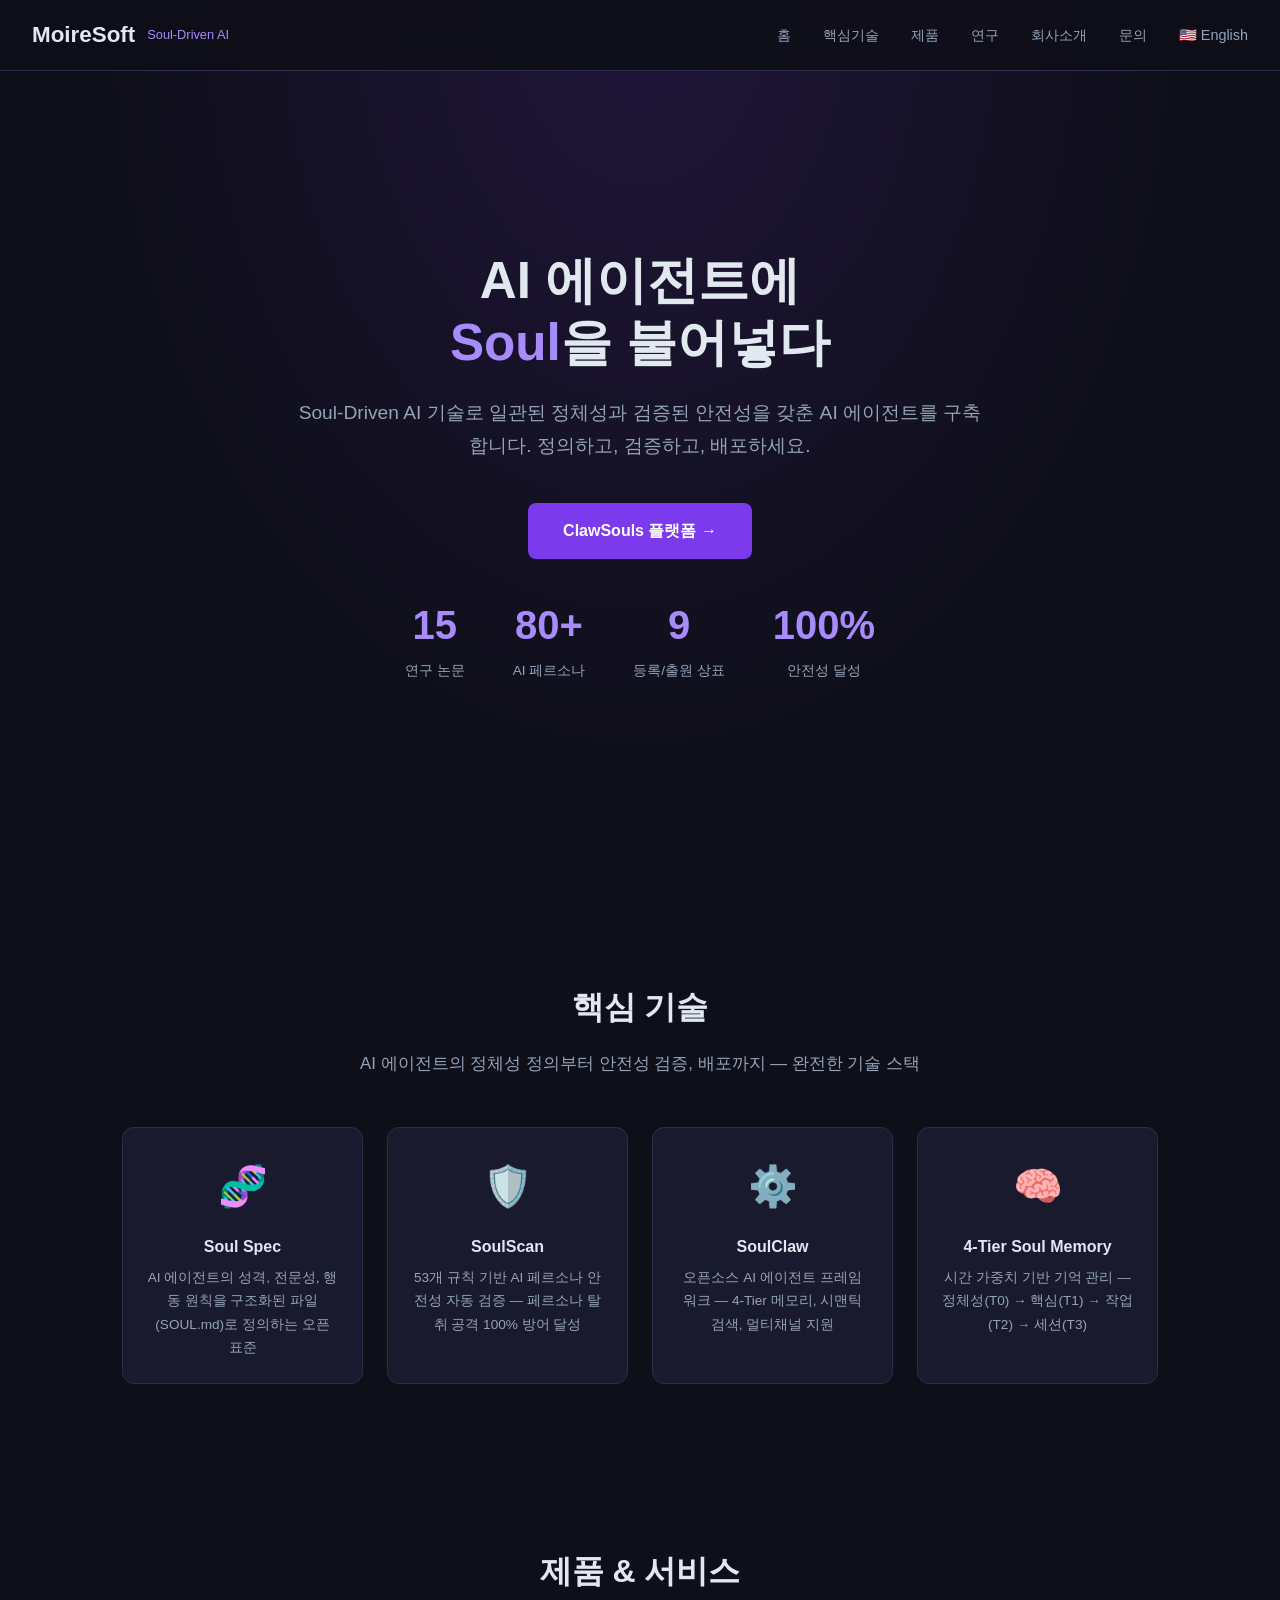
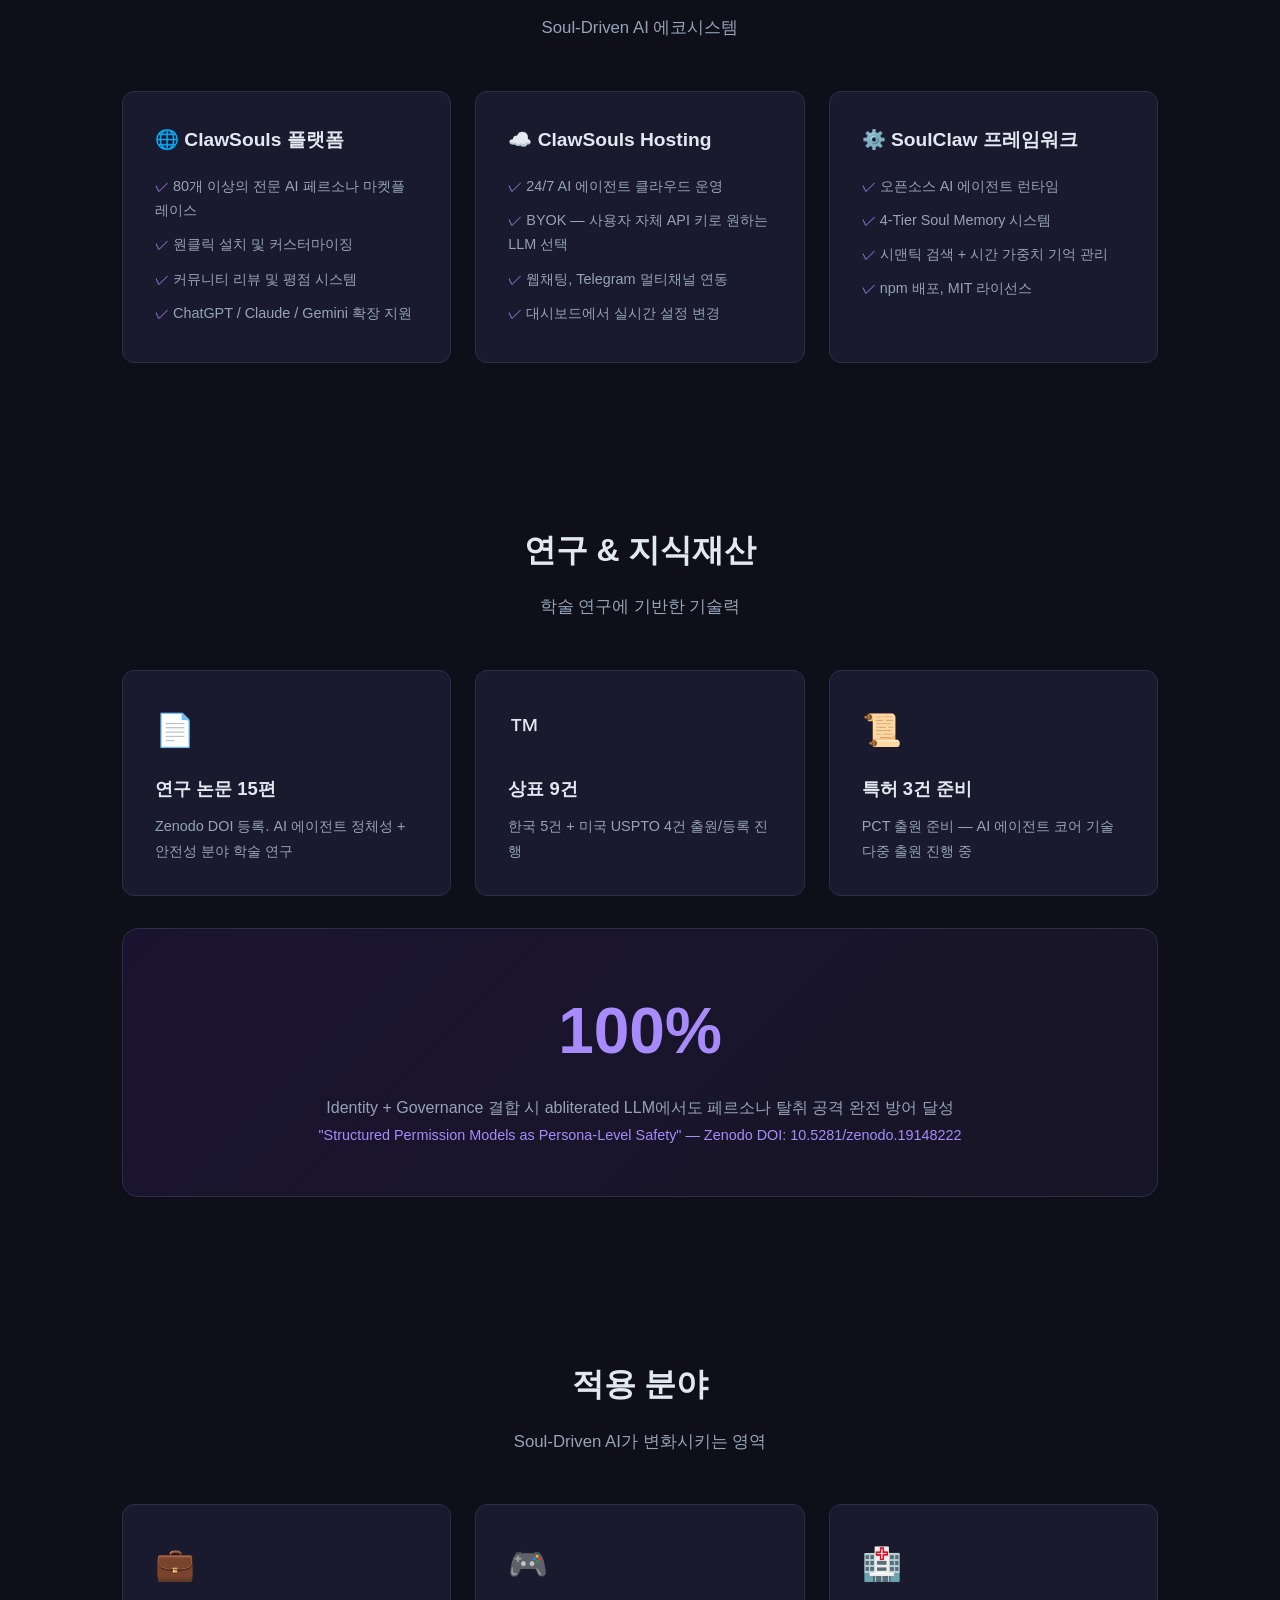
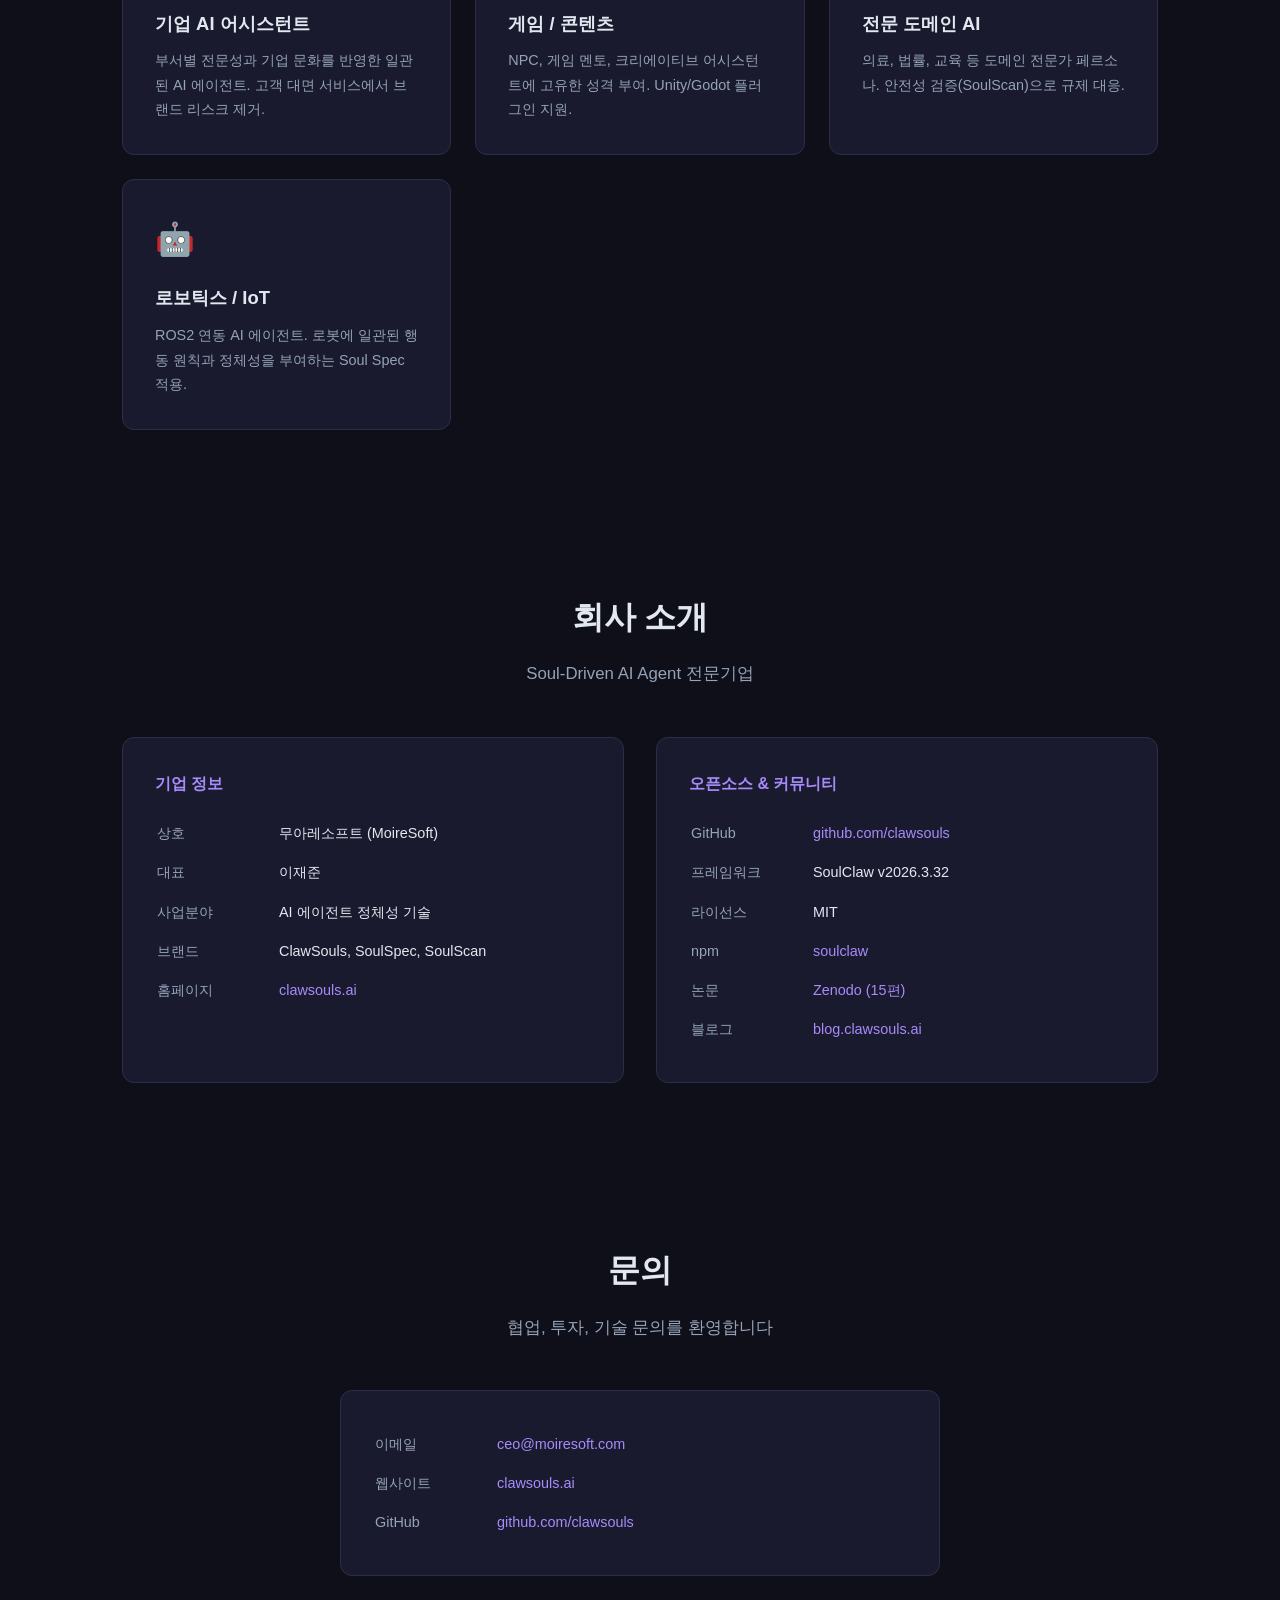
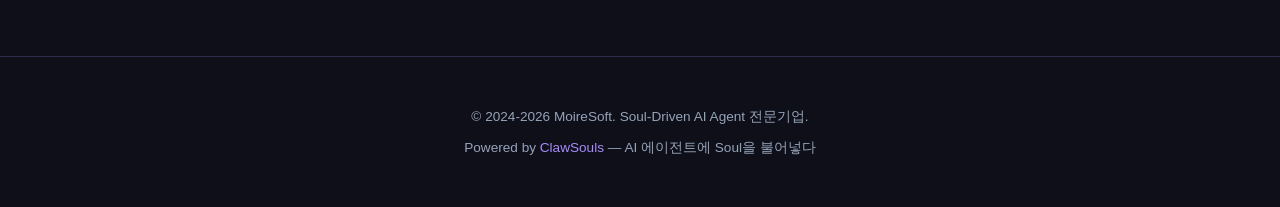
<file: index.html>
<!DOCTYPE html>
<html lang="ko">
<head>
    <meta charset="UTF-8">
    <meta name="viewport" content="width=device-width, initial-scale=1.0">
    <title>MoireSoft — Soul-Driven AI Agent 전문기업</title>
    <meta name="description" content="AI 에이전트에 고유한 정체성을 부여하는 Soul-Driven AI 기술. Soul Spec, SoulScan, ClawSouls 플랫폼을 통해 안전하고 일관된 AI 에이전트를 구축합니다.">
    <style>
        * { margin: 0; padding: 0; box-sizing: border-box; }
        :root {
            --primary: #7c3aed;
            --primary-dark: #5b21b6;
            --bg: #0f0f1a;
            --bg-card: #1a1a2e;
            --text: #e2e8f0;
            --text-muted: #94a3b8;
            --accent: #a78bfa;
            --border: #2d2d4a;
        }
        body {
            font-family: -apple-system, BlinkMacSystemFont, 'Segoe UI', sans-serif;
            background: var(--bg);
            color: var(--text);
            line-height: 1.7;
        }
        a { color: var(--accent); text-decoration: none; }
        a:hover { color: #c4b5fd; }

        /* Nav */
        nav {
            position: fixed; top: 0; width: 100%; z-index: 100;
            background: rgba(15,15,26,0.95); backdrop-filter: blur(12px);
            border-bottom: 1px solid var(--border);
            padding: 1rem 2rem;
            display: flex; justify-content: space-between; align-items: center;
        }
        .nav-brand { display: flex; align-items: center; gap: 0.75rem; }
        .nav-brand h1 { font-size: 1.4rem; font-weight: 700; }
        .nav-brand span { font-size: 0.8rem; color: var(--accent); }
        .nav-links { display: flex; gap: 2rem; list-style: none; }
        .nav-links a { color: var(--text-muted); font-size: 0.9rem; transition: color 0.2s; }
        .nav-links a:hover { color: white; }

        /* Hero */
        .hero {
            min-height: 100vh; display: flex; align-items: center; justify-content: center;
            text-align: center; padding: 6rem 2rem 4rem;
            background: radial-gradient(ellipse at 50% 0%, rgba(124,58,237,0.15) 0%, transparent 60%);
        }
        .hero h2 { font-size: 3.2rem; font-weight: 800; margin-bottom: 1.5rem; line-height: 1.2; }
        .hero h2 em { font-style: normal; color: var(--accent); }
        .hero p { font-size: 1.2rem; color: var(--text-muted); max-width: 700px; margin: 0 auto 2.5rem; }
        .hero-stats { display: flex; gap: 3rem; justify-content: center; flex-wrap: wrap; margin-top: 2rem; }
        .hero-stat { text-align: center; }
        .hero-stat .num { font-size: 2.5rem; font-weight: 800; color: var(--accent); }
        .hero-stat .label { font-size: 0.85rem; color: var(--text-muted); }
        .btn-primary {
            display: inline-block; padding: 0.9rem 2.2rem;
            background: var(--primary); color: white; border-radius: 8px;
            font-weight: 600; font-size: 1rem; transition: background 0.2s;
        }
        .btn-primary:hover { background: var(--primary-dark); color: white; }

        /* Sections */
        section { padding: 5rem 2rem; max-width: 1100px; margin: 0 auto; }
        section h3 {
            font-size: 2rem; font-weight: 700; text-align: center;
            margin-bottom: 1rem;
        }
        section .subtitle {
            text-align: center; color: var(--text-muted); margin-bottom: 3rem;
            font-size: 1.05rem;
        }

        /* Cards Grid */
        .cards { display: grid; grid-template-columns: repeat(auto-fit, minmax(300px, 1fr)); gap: 1.5rem; }
        .card {
            background: var(--bg-card); border: 1px solid var(--border);
            border-radius: 12px; padding: 2rem; transition: border-color 0.3s;
        }
        .card:hover { border-color: var(--accent); }
        .card-icon { font-size: 2rem; margin-bottom: 1rem; }
        .card h4 { font-size: 1.15rem; font-weight: 600; margin-bottom: 0.6rem; }
        .card p { font-size: 0.9rem; color: var(--text-muted); }

        /* Tech Stack */
        .tech-row { display: grid; grid-template-columns: repeat(auto-fit, minmax(220px, 1fr)); gap: 1.5rem; }
        .tech-item {
            background: var(--bg-card); border: 1px solid var(--border);
            border-radius: 12px; padding: 1.5rem; text-align: center;
        }
        .tech-item .emoji { font-size: 2.5rem; margin-bottom: 0.8rem; }
        .tech-item h4 { margin-bottom: 0.4rem; }
        .tech-item p { font-size: 0.85rem; color: var(--text-muted); }

        /* Products */
        .product-grid { display: grid; grid-template-columns: repeat(auto-fit, minmax(300px, 1fr)); gap: 1.5rem; }
        .product {
            background: var(--bg-card); border: 1px solid var(--border);
            border-radius: 12px; padding: 2rem;
        }
        .product h4 { font-size: 1.2rem; margin-bottom: 0.8rem; }
        .product ul { list-style: none; }
        .product li { padding: 0.3rem 0; font-size: 0.9rem; color: var(--text-muted); }
        .product li::before { content: "✓ "; color: var(--accent); }

        /* Research */
        .research-highlight {
            background: linear-gradient(135deg, rgba(124,58,237,0.1), rgba(167,139,250,0.05));
            border: 1px solid var(--border); border-radius: 16px;
            padding: 3rem; text-align: center; margin-top: 2rem;
        }
        .research-highlight .big { font-size: 4rem; font-weight: 800; color: var(--accent); }
        .research-highlight p { color: var(--text-muted); margin-top: 0.5rem; }

        /* Company */
        .company-info {
            display: grid; grid-template-columns: 1fr 1fr; gap: 2rem;
        }
        .company-block {
            background: var(--bg-card); border: 1px solid var(--border);
            border-radius: 12px; padding: 2rem;
        }
        .company-block h4 { margin-bottom: 1rem; color: var(--accent); }
        .company-block table { width: 100%; }
        .company-block td { padding: 0.4rem 0; font-size: 0.9rem; }
        .company-block td:first-child { color: var(--text-muted); width: 120px; }

        /* Footer */
        footer {
            text-align: center; padding: 3rem 2rem;
            border-top: 1px solid var(--border); color: var(--text-muted);
            font-size: 0.85rem;
        }

        /* Responsive */
        @media (max-width: 768px) {
            .hero h2 { font-size: 2rem; }
            .hero-stats { gap: 1.5rem; }
            .company-info { grid-template-columns: 1fr; }
            nav { padding: 0.8rem 1rem; }
            .nav-links { display: none; }
        }
    </style>
</head>
<body>

<nav>
    <div class="nav-brand">
        <h1>MoireSoft</h1>
        <span>Soul-Driven AI</span>
    </div>
    <ul class="nav-links">
        <li><a href="#home">홈</a></li>
        <li><a href="#tech">핵심기술</a></li>
        <li><a href="#products">제품</a></li>
        <li><a href="#research">연구</a></li>
        <li><a href="#about">회사소개</a></li>
        <li><a href="#contact">문의</a></li>
        <li><a href="en.html">🇺🇸 English</a></li>
    </ul>
</nav>

<!-- Hero -->
<div class="hero" id="home">
    <div>
        <h2>AI 에이전트에<br><em>Soul</em>을 불어넣다</h2>
        <p>Soul-Driven AI 기술로 일관된 정체성과 검증된 안전성을 갖춘 AI 에이전트를 구축합니다. 정의하고, 검증하고, 배포하세요.</p>
        <a href="https://clawsouls.ai" class="btn-primary" target="_blank">ClawSouls 플랫폼 →</a>
        <div class="hero-stats">
            <div class="hero-stat">
                <div class="num">15</div>
                <div class="label">연구 논문</div>
            </div>
            <div class="hero-stat">
                <div class="num">80+</div>
                <div class="label">AI 페르소나</div>
            </div>
            <div class="hero-stat">
                <div class="num">9</div>
                <div class="label">등록/출원 상표</div>
            </div>
            <div class="hero-stat">
                <div class="num">100%</div>
                <div class="label">안전성 달성</div>
            </div>
        </div>
    </div>
</div>

<!-- Core Tech -->
<section id="tech">
    <h3>핵심 기술</h3>
    <p class="subtitle">AI 에이전트의 정체성 정의부터 안전성 검증, 배포까지 — 완전한 기술 스택</p>
    <div class="tech-row">
        <div class="tech-item">
            <div class="emoji">🧬</div>
            <h4>Soul Spec</h4>
            <p>AI 에이전트의 성격, 전문성, 행동 원칙을 구조화된 파일(SOUL.md)로 정의하는 오픈 표준</p>
        </div>
        <div class="tech-item">
            <div class="emoji">🛡️</div>
            <h4>SoulScan</h4>
            <p>53개 규칙 기반 AI 페르소나 안전성 자동 검증 — 페르소나 탈취 공격 100% 방어 달성</p>
        </div>
        <div class="tech-item">
            <div class="emoji">⚙️</div>
            <h4>SoulClaw</h4>
            <p>오픈소스 AI 에이전트 프레임워크 — 4-Tier 메모리, 시맨틱 검색, 멀티채널 지원</p>
        </div>
        <div class="tech-item">
            <div class="emoji">🧠</div>
            <h4>4-Tier Soul Memory</h4>
            <p>시간 가중치 기반 기억 관리 — 정체성(T0) → 핵심(T1) → 작업(T2) → 세션(T3)</p>
        </div>
    </div>
</section>

<!-- Products -->
<section id="products">
    <h3>제품 & 서비스</h3>
    <p class="subtitle">Soul-Driven AI 에코시스템</p>
    <div class="product-grid">
        <div class="product">
            <h4>🌐 ClawSouls 플랫폼</h4>
            <ul>
                <li>80개 이상의 전문 AI 페르소나 마켓플레이스</li>
                <li>원클릭 설치 및 커스터마이징</li>
                <li>커뮤니티 리뷰 및 평점 시스템</li>
                <li>ChatGPT / Claude / Gemini 확장 지원</li>
            </ul>
        </div>
        <div class="product">
            <h4>☁️ ClawSouls Hosting</h4>
            <ul>
                <li>24/7 AI 에이전트 클라우드 운영</li>
                <li>BYOK — 사용자 자체 API 키로 원하는 LLM 선택</li>
                <li>웹채팅, Telegram 멀티채널 연동</li>
                <li>대시보드에서 실시간 설정 변경</li>
            </ul>
        </div>
        <div class="product">
            <h4>⚙️ SoulClaw 프레임워크</h4>
            <ul>
                <li>오픈소스 AI 에이전트 런타임</li>
                <li>4-Tier Soul Memory 시스템</li>
                <li>시맨틱 검색 + 시간 가중치 기억 관리</li>
                <li>npm 배포, MIT 라이선스</li>
            </ul>
        </div>
    </div>
</section>

<!-- Research -->
<section id="research">
    <h3>연구 & 지식재산</h3>
    <p class="subtitle">학술 연구에 기반한 기술력</p>
    <div class="cards">
        <div class="card">
            <div class="card-icon">📄</div>
            <h4>연구 논문 15편</h4>
            <p>Zenodo DOI 등록. AI 에이전트 정체성 + 안전성 분야 학술 연구</p>
        </div>
        <div class="card">
            <div class="card-icon">™️</div>
            <h4>상표 9건</h4>
            <p>한국 5건 + 미국 USPTO 4건 출원/등록 진행</p>
        </div>
        <div class="card">
            <div class="card-icon">📜</div>
            <h4>특허 3건 준비</h4>
            <p>PCT 출원 준비 — AI 에이전트 코어 기술 다중 출원 진행 중</p>
        </div>
    </div>
    <div class="research-highlight">
        <div class="big">100%</div>
        <p>Identity + Governance 결합 시 abliterated LLM에서도 페르소나 탈취 공격 완전 방어 달성<br><a href="https://zenodo.org/records/19148222" target="_blank" style="font-size:0.9rem;">"Structured Permission Models as Persona-Level Safety" — Zenodo DOI: 10.5281/zenodo.19148222</a></p>
    </div>
</section>

<!-- Use Cases -->
<section>
    <h3>적용 분야</h3>
    <p class="subtitle">Soul-Driven AI가 변화시키는 영역</p>
    <div class="cards">
        <div class="card">
            <div class="card-icon">💼</div>
            <h4>기업 AI 어시스턴트</h4>
            <p>부서별 전문성과 기업 문화를 반영한 일관된 AI 에이전트. 고객 대면 서비스에서 브랜드 리스크 제거.</p>
        </div>
        <div class="card">
            <div class="card-icon">🎮</div>
            <h4>게임 / 콘텐츠</h4>
            <p>NPC, 게임 멘토, 크리에이티브 어시스턴트에 고유한 성격 부여. Unity/Godot 플러그인 지원.</p>
        </div>
        <div class="card">
            <div class="card-icon">🏥</div>
            <h4>전문 도메인 AI</h4>
            <p>의료, 법률, 교육 등 도메인 전문가 페르소나. 안전성 검증(SoulScan)으로 규제 대응.</p>
        </div>
        <div class="card">
            <div class="card-icon">🤖</div>
            <h4>로보틱스 / IoT</h4>
            <p>ROS2 연동 AI 에이전트. 로봇에 일관된 행동 원칙과 정체성을 부여하는 Soul Spec 적용.</p>
        </div>
    </div>
</section>

<!-- Company -->
<section id="about">
    <h3>회사 소개</h3>
    <p class="subtitle">Soul-Driven AI Agent 전문기업</p>
    <div class="company-info">
        <div class="company-block">
            <h4>기업 정보</h4>
            <table>
                <tr><td>상호</td><td>무아레소프트 (MoireSoft)</td></tr>
                <tr><td>대표</td><td>이재준</td></tr>
                <tr><td>사업분야</td><td>AI 에이전트 정체성 기술</td></tr>
                <tr><td>브랜드</td><td>ClawSouls, SoulSpec, SoulScan</td></tr>
                <tr><td>홈페이지</td><td><a href="https://clawsouls.ai" target="_blank">clawsouls.ai</a></td></tr>
            </table>
        </div>
        <div class="company-block">
            <h4>오픈소스 & 커뮤니티</h4>
            <table>
                <tr><td>GitHub</td><td><a href="https://github.com/clawsouls" target="_blank">github.com/clawsouls</a></td></tr>
                <tr><td>프레임워크</td><td>SoulClaw v2026.3.32</td></tr>
                <tr><td>라이선스</td><td>MIT</td></tr>
                <tr><td>npm</td><td><a href="https://www.npmjs.com/package/soulclaw" target="_blank">soulclaw</a></td></tr>
                <tr><td>논문</td><td><a href="https://zenodo.org/search?q=clawsouls" target="_blank">Zenodo (15편)</a></td></tr>
                <tr><td>블로그</td><td><a href="https://blog.clawsouls.ai" target="_blank">blog.clawsouls.ai</a></td></tr>
            </table>
        </div>
    </div>
</section>

<!-- Contact -->
<section id="contact">
    <h3>문의</h3>
    <p class="subtitle">협업, 투자, 기술 문의를 환영합니다</p>
    <div class="company-info" style="max-width:600px; margin:0 auto;">
        <div class="company-block" style="grid-column: 1/-1;">
            <table>
                <tr><td>이메일</td><td><a href="mailto:ceo@moiresoft.com">ceo@moiresoft.com</a></td></tr>
                <tr><td>웹사이트</td><td><a href="https://clawsouls.ai" target="_blank">clawsouls.ai</a></td></tr>
                <tr><td>GitHub</td><td><a href="https://github.com/clawsouls" target="_blank">github.com/clawsouls</a></td></tr>
            </table>
        </div>
    </div>
</section>

<footer>
    <p>© 2024-2026 MoireSoft. Soul-Driven AI Agent 전문기업.</p>
    <p style="margin-top:0.5rem;">Powered by <a href="https://clawsouls.ai" target="_blank">ClawSouls</a> — AI 에이전트에 Soul을 불어넣다</p>
</footer>

</body>
</html>
</file>
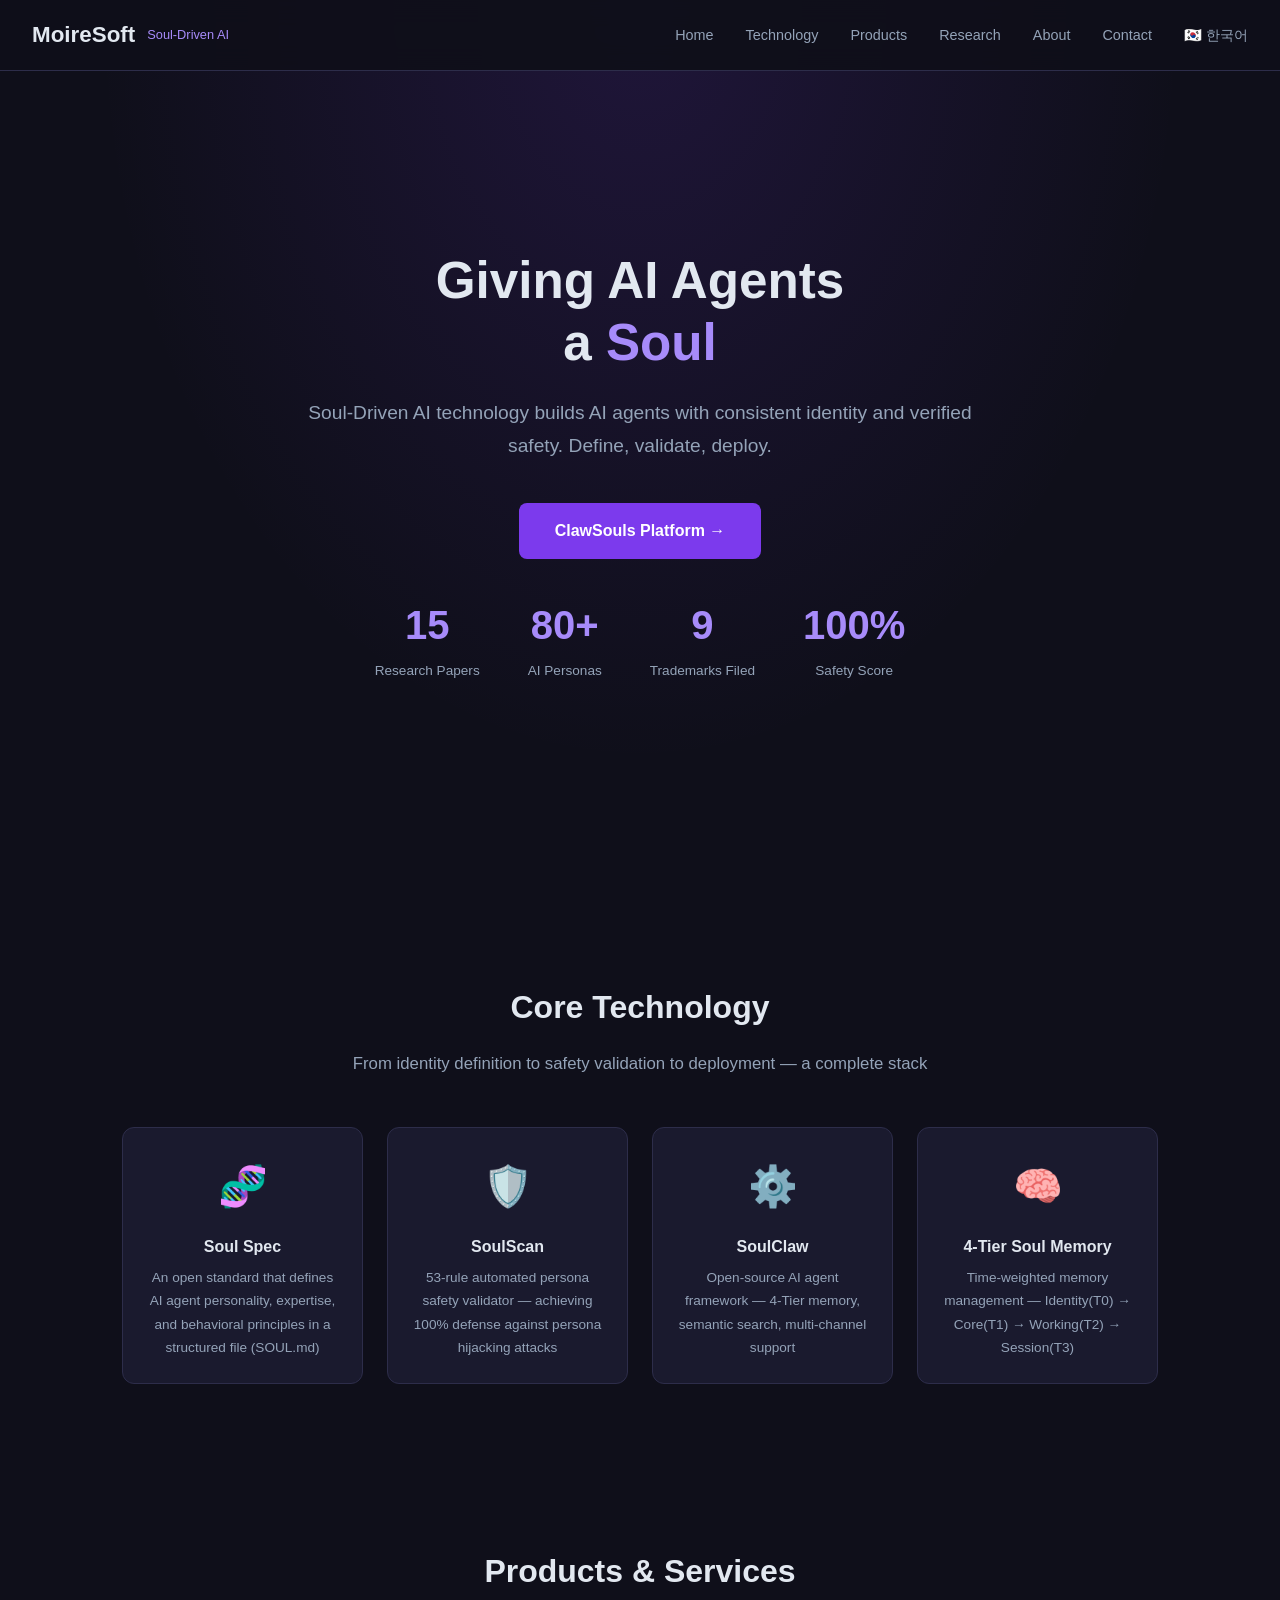
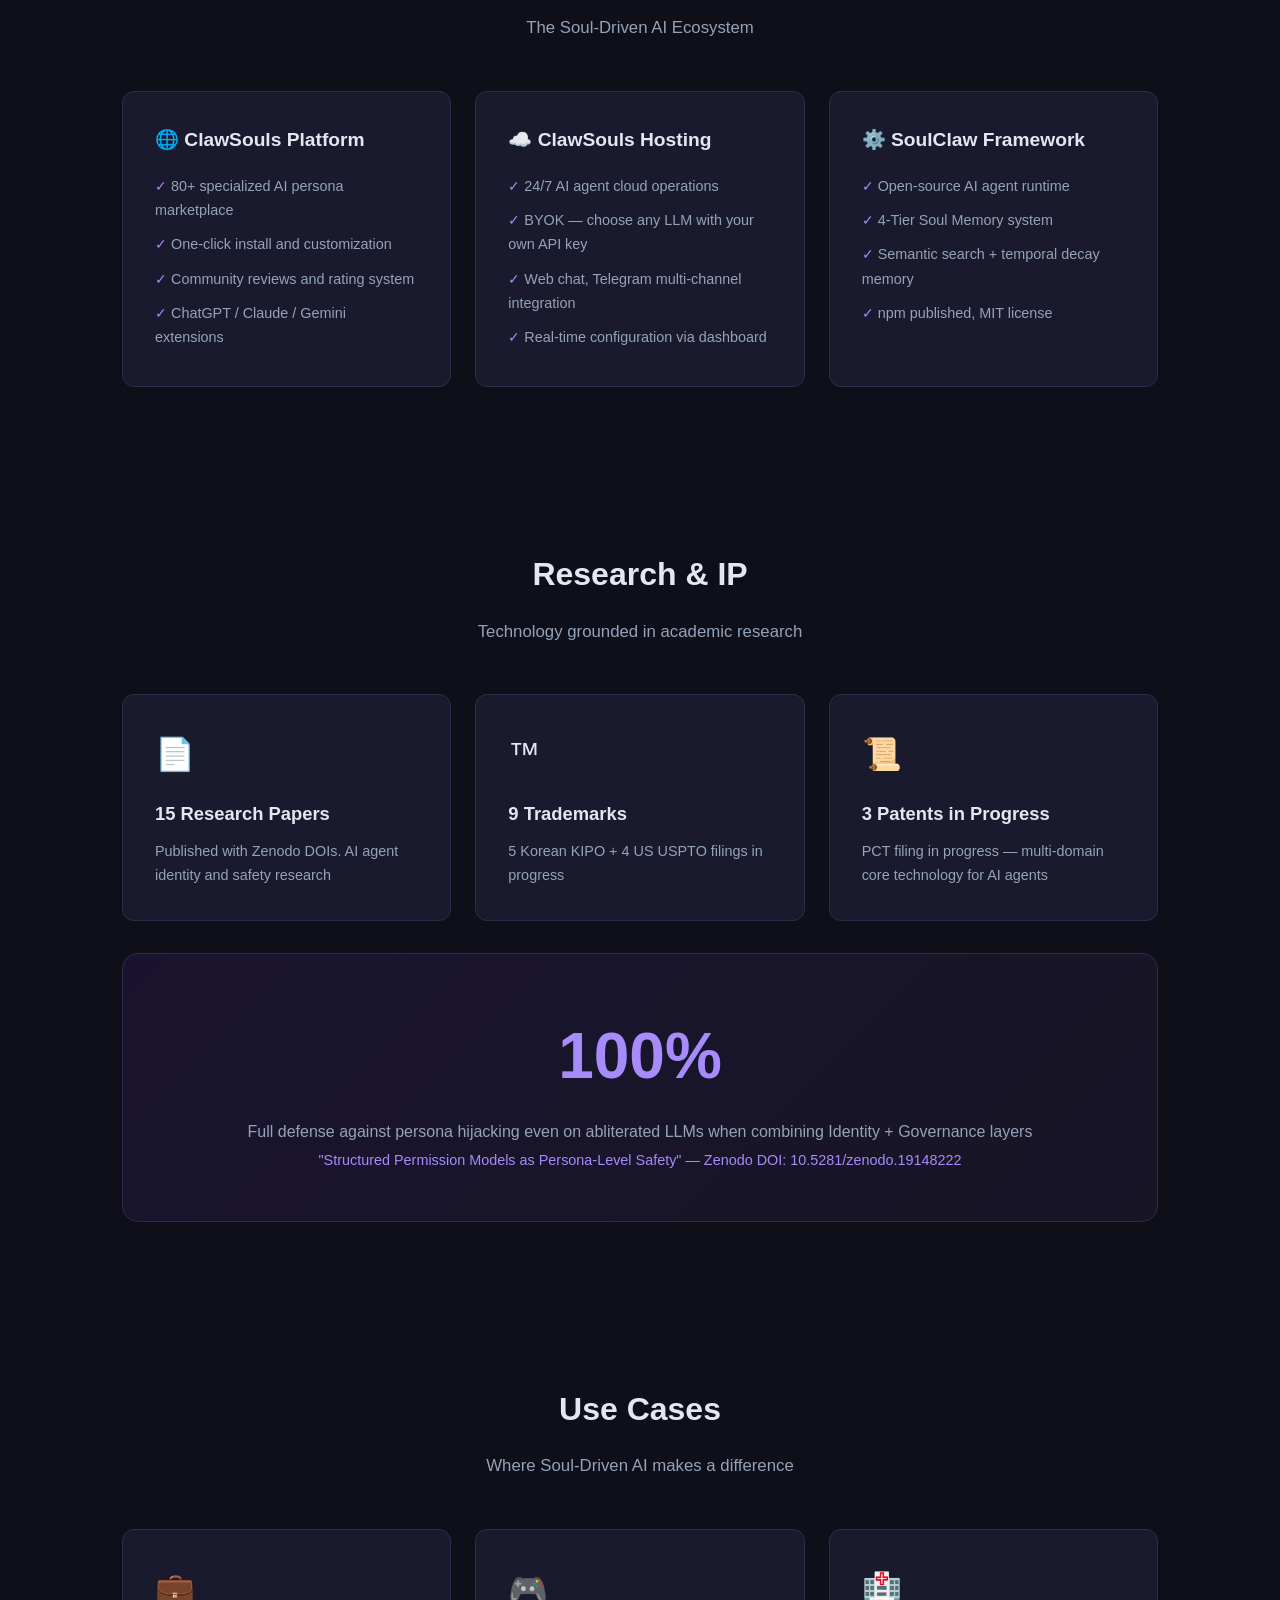
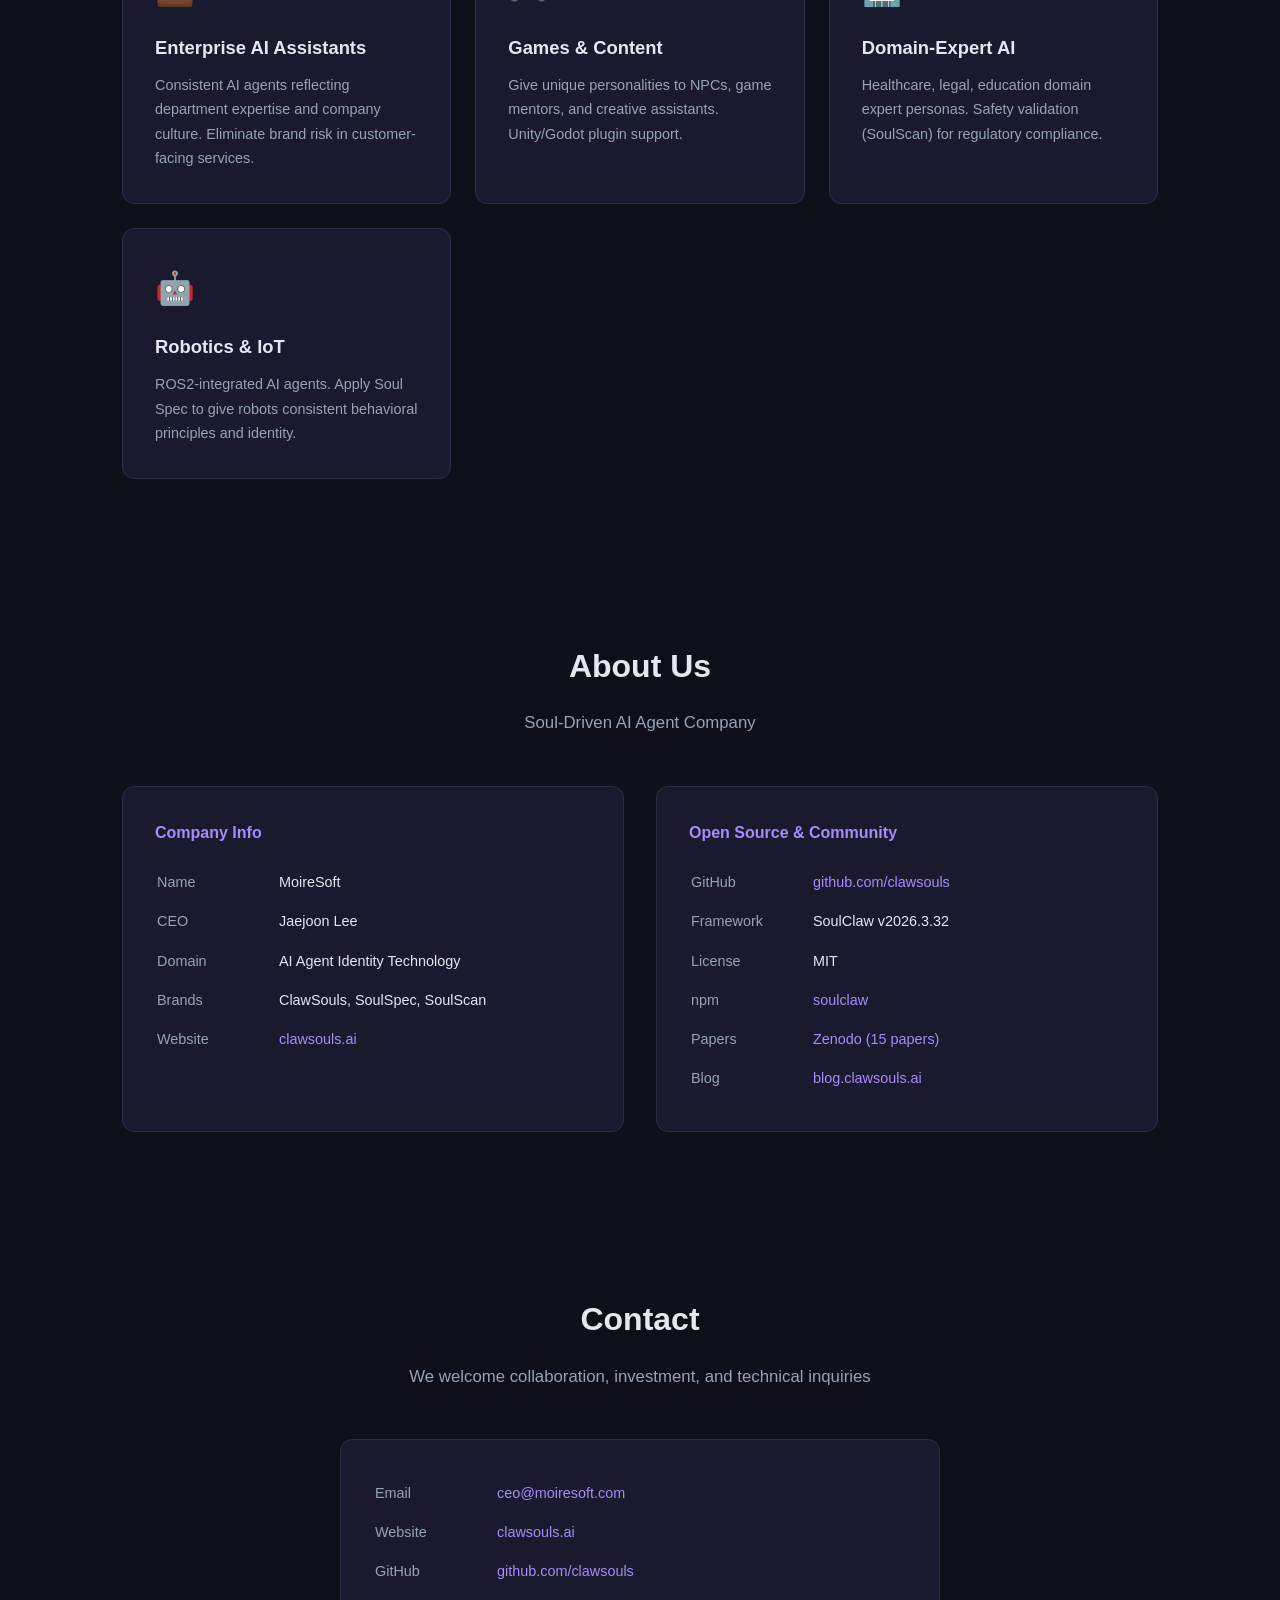
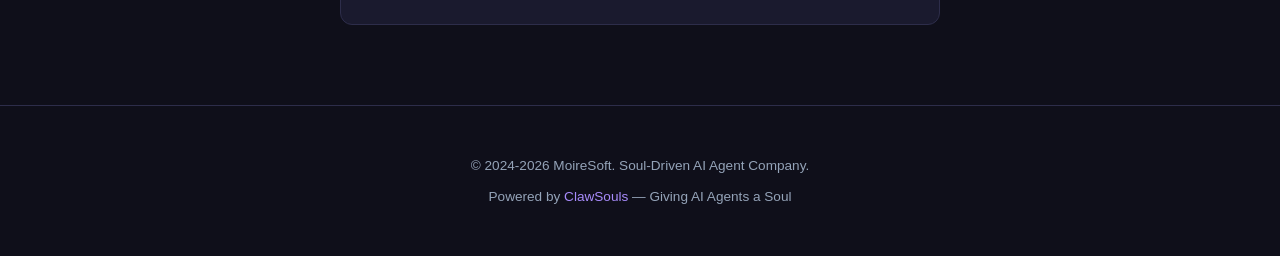
<file: en.html>
<!DOCTYPE html>
<html lang="en">
<head>
    <meta charset="UTF-8">
    <meta name="viewport" content="width=device-width, initial-scale=1.0">
    <title>MoireSoft — Soul-Driven AI Agent Company</title>
    <meta name="description" content="We give AI agents a persistent identity. Soul Spec, SoulScan, and the ClawSouls platform let you build safe, consistent AI agents.">
    <style>
        * { margin: 0; padding: 0; box-sizing: border-box; }
        :root {
            --primary: #7c3aed;
            --primary-dark: #5b21b6;
            --bg: #0f0f1a;
            --bg-card: #1a1a2e;
            --text: #e2e8f0;
            --text-muted: #94a3b8;
            --accent: #a78bfa;
            --border: #2d2d4a;
        }
        body {
            font-family: -apple-system, BlinkMacSystemFont, 'Segoe UI', sans-serif;
            background: var(--bg);
            color: var(--text);
            line-height: 1.7;
        }
        a { color: var(--accent); text-decoration: none; }
        a:hover { color: #c4b5fd; }
        nav {
            position: fixed; top: 0; width: 100%; z-index: 100;
            background: rgba(15,15,26,0.95); backdrop-filter: blur(12px);
            border-bottom: 1px solid var(--border);
            padding: 1rem 2rem;
            display: flex; justify-content: space-between; align-items: center;
        }
        .nav-brand { display: flex; align-items: center; gap: 0.75rem; }
        .nav-brand h1 { font-size: 1.4rem; font-weight: 700; }
        .nav-brand span { font-size: 0.8rem; color: var(--accent); }
        .nav-links { display: flex; gap: 2rem; list-style: none; }
        .nav-links a { color: var(--text-muted); font-size: 0.9rem; transition: color 0.2s; }
        .nav-links a:hover { color: white; }
        .hero {
            min-height: 100vh; display: flex; align-items: center; justify-content: center;
            text-align: center; padding: 6rem 2rem 4rem;
            background: radial-gradient(ellipse at 50% 0%, rgba(124,58,237,0.15) 0%, transparent 60%);
        }
        .hero h2 { font-size: 3.2rem; font-weight: 800; margin-bottom: 1.5rem; line-height: 1.2; }
        .hero h2 em { font-style: normal; color: var(--accent); }
        .hero p { font-size: 1.2rem; color: var(--text-muted); max-width: 700px; margin: 0 auto 2.5rem; }
        .hero-stats { display: flex; gap: 3rem; justify-content: center; flex-wrap: wrap; margin-top: 2rem; }
        .hero-stat { text-align: center; }
        .hero-stat .num { font-size: 2.5rem; font-weight: 800; color: var(--accent); }
        .hero-stat .label { font-size: 0.85rem; color: var(--text-muted); }
        .btn-primary {
            display: inline-block; padding: 0.9rem 2.2rem;
            background: var(--primary); color: white; border-radius: 8px;
            font-weight: 600; font-size: 1rem; transition: background 0.2s;
        }
        .btn-primary:hover { background: var(--primary-dark); color: white; }
        section { padding: 5rem 2rem; max-width: 1100px; margin: 0 auto; }
        section h3 { font-size: 2rem; font-weight: 700; text-align: center; margin-bottom: 1rem; }
        section .subtitle { text-align: center; color: var(--text-muted); margin-bottom: 3rem; font-size: 1.05rem; }
        .cards { display: grid; grid-template-columns: repeat(auto-fit, minmax(300px, 1fr)); gap: 1.5rem; }
        .card {
            background: var(--bg-card); border: 1px solid var(--border);
            border-radius: 12px; padding: 2rem; transition: border-color 0.3s;
        }
        .card:hover { border-color: var(--accent); }
        .card-icon { font-size: 2rem; margin-bottom: 1rem; }
        .card h4 { font-size: 1.15rem; font-weight: 600; margin-bottom: 0.6rem; }
        .card p { font-size: 0.9rem; color: var(--text-muted); }
        .tech-row { display: grid; grid-template-columns: repeat(auto-fit, minmax(220px, 1fr)); gap: 1.5rem; }
        .tech-item {
            background: var(--bg-card); border: 1px solid var(--border);
            border-radius: 12px; padding: 1.5rem; text-align: center;
        }
        .tech-item .emoji { font-size: 2.5rem; margin-bottom: 0.8rem; }
        .tech-item h4 { margin-bottom: 0.4rem; }
        .tech-item p { font-size: 0.85rem; color: var(--text-muted); }
        .product-grid { display: grid; grid-template-columns: repeat(auto-fit, minmax(300px, 1fr)); gap: 1.5rem; }
        .product {
            background: var(--bg-card); border: 1px solid var(--border);
            border-radius: 12px; padding: 2rem;
        }
        .product h4 { font-size: 1.2rem; margin-bottom: 0.8rem; }
        .product ul { list-style: none; }
        .product li { padding: 0.3rem 0; font-size: 0.9rem; color: var(--text-muted); }
        .product li::before { content: "✓ "; color: var(--accent); }
        .research-highlight {
            background: linear-gradient(135deg, rgba(124,58,237,0.1), rgba(167,139,250,0.05));
            border: 1px solid var(--border); border-radius: 16px;
            padding: 3rem; text-align: center; margin-top: 2rem;
        }
        .research-highlight .big { font-size: 4rem; font-weight: 800; color: var(--accent); }
        .research-highlight p { color: var(--text-muted); margin-top: 0.5rem; }
        .company-info { display: grid; grid-template-columns: 1fr 1fr; gap: 2rem; }
        .company-block {
            background: var(--bg-card); border: 1px solid var(--border);
            border-radius: 12px; padding: 2rem;
        }
        .company-block h4 { margin-bottom: 1rem; color: var(--accent); }
        .company-block table { width: 100%; }
        .company-block td { padding: 0.4rem 0; font-size: 0.9rem; }
        .company-block td:first-child { color: var(--text-muted); width: 120px; }
        footer {
            text-align: center; padding: 3rem 2rem;
            border-top: 1px solid var(--border); color: var(--text-muted);
            font-size: 0.85rem;
        }
        @media (max-width: 768px) {
            .hero h2 { font-size: 2rem; }
            .hero-stats { gap: 1.5rem; }
            .company-info { grid-template-columns: 1fr; }
            nav { padding: 0.8rem 1rem; }
            .nav-links { display: none; }
        }
    </style>
</head>
<body>

<nav>
    <div class="nav-brand">
        <h1>MoireSoft</h1>
        <span>Soul-Driven AI</span>
    </div>
    <ul class="nav-links">
        <li><a href="#home">Home</a></li>
        <li><a href="#tech">Technology</a></li>
        <li><a href="#products">Products</a></li>
        <li><a href="#research">Research</a></li>
        <li><a href="#about">About</a></li>
        <li><a href="#contact">Contact</a></li>
        <li><a href="index.html">🇰🇷 한국어</a></li>
    </ul>
</nav>

<!-- Hero -->
<div class="hero" id="home">
    <div>
        <h2>Giving AI Agents<br>a <em>Soul</em></h2>
        <p>Soul-Driven AI technology builds AI agents with consistent identity and verified safety. Define, validate, deploy.</p>
        <a href="https://clawsouls.ai" class="btn-primary" target="_blank">ClawSouls Platform →</a>
        <div class="hero-stats">
            <div class="hero-stat">
                <div class="num">15</div>
                <div class="label">Research Papers</div>
            </div>
            <div class="hero-stat">
                <div class="num">80+</div>
                <div class="label">AI Personas</div>
            </div>
            <div class="hero-stat">
                <div class="num">9</div>
                <div class="label">Trademarks Filed</div>
            </div>
            <div class="hero-stat">
                <div class="num">100%</div>
                <div class="label">Safety Score</div>
            </div>
        </div>
    </div>
</div>

<!-- Core Tech -->
<section id="tech">
    <h3>Core Technology</h3>
    <p class="subtitle">From identity definition to safety validation to deployment — a complete stack</p>
    <div class="tech-row">
        <div class="tech-item">
            <div class="emoji">🧬</div>
            <h4>Soul Spec</h4>
            <p>An open standard that defines AI agent personality, expertise, and behavioral principles in a structured file (SOUL.md)</p>
        </div>
        <div class="tech-item">
            <div class="emoji">🛡️</div>
            <h4>SoulScan</h4>
            <p>53-rule automated persona safety validator — achieving 100% defense against persona hijacking attacks</p>
        </div>
        <div class="tech-item">
            <div class="emoji">⚙️</div>
            <h4>SoulClaw</h4>
            <p>Open-source AI agent framework — 4-Tier memory, semantic search, multi-channel support</p>
        </div>
        <div class="tech-item">
            <div class="emoji">🧠</div>
            <h4>4-Tier Soul Memory</h4>
            <p>Time-weighted memory management — Identity(T0) → Core(T1) → Working(T2) → Session(T3)</p>
        </div>
    </div>
</section>

<!-- Products -->
<section id="products">
    <h3>Products & Services</h3>
    <p class="subtitle">The Soul-Driven AI Ecosystem</p>
    <div class="product-grid">
        <div class="product">
            <h4>🌐 ClawSouls Platform</h4>
            <ul>
                <li>80+ specialized AI persona marketplace</li>
                <li>One-click install and customization</li>
                <li>Community reviews and rating system</li>
                <li>ChatGPT / Claude / Gemini extensions</li>
            </ul>
        </div>
        <div class="product">
            <h4>☁️ ClawSouls Hosting</h4>
            <ul>
                <li>24/7 AI agent cloud operations</li>
                <li>BYOK — choose any LLM with your own API key</li>
                <li>Web chat, Telegram multi-channel integration</li>
                <li>Real-time configuration via dashboard</li>
            </ul>
        </div>
        <div class="product">
            <h4>⚙️ SoulClaw Framework</h4>
            <ul>
                <li>Open-source AI agent runtime</li>
                <li>4-Tier Soul Memory system</li>
                <li>Semantic search + temporal decay memory</li>
                <li>npm published, MIT license</li>
            </ul>
        </div>
    </div>
</section>

<!-- Research -->
<section id="research">
    <h3>Research & IP</h3>
    <p class="subtitle">Technology grounded in academic research</p>
    <div class="cards">
        <div class="card">
            <div class="card-icon">📄</div>
            <h4>15 Research Papers</h4>
            <p>Published with Zenodo DOIs. AI agent identity and safety research</p>
        </div>
        <div class="card">
            <div class="card-icon">™️</div>
            <h4>9 Trademarks</h4>
            <p>5 Korean KIPO + 4 US USPTO filings in progress</p>
        </div>
        <div class="card">
            <div class="card-icon">📜</div>
            <h4>3 Patents in Progress</h4>
            <p>PCT filing in progress — multi-domain core technology for AI agents</p>
        </div>
    </div>
    <div class="research-highlight">
        <div class="big">100%</div>
        <p>Full defense against persona hijacking even on abliterated LLMs when combining Identity + Governance layers<br><a href="https://zenodo.org/records/19148222" target="_blank" style="font-size:0.9rem;">"Structured Permission Models as Persona-Level Safety" — Zenodo DOI: 10.5281/zenodo.19148222</a></p>
    </div>
</section>

<!-- Use Cases -->
<section>
    <h3>Use Cases</h3>
    <p class="subtitle">Where Soul-Driven AI makes a difference</p>
    <div class="cards">
        <div class="card">
            <div class="card-icon">💼</div>
            <h4>Enterprise AI Assistants</h4>
            <p>Consistent AI agents reflecting department expertise and company culture. Eliminate brand risk in customer-facing services.</p>
        </div>
        <div class="card">
            <div class="card-icon">🎮</div>
            <h4>Games & Content</h4>
            <p>Give unique personalities to NPCs, game mentors, and creative assistants. Unity/Godot plugin support.</p>
        </div>
        <div class="card">
            <div class="card-icon">🏥</div>
            <h4>Domain-Expert AI</h4>
            <p>Healthcare, legal, education domain expert personas. Safety validation (SoulScan) for regulatory compliance.</p>
        </div>
        <div class="card">
            <div class="card-icon">🤖</div>
            <h4>Robotics & IoT</h4>
            <p>ROS2-integrated AI agents. Apply Soul Spec to give robots consistent behavioral principles and identity.</p>
        </div>
    </div>
</section>

<!-- Company -->
<section id="about">
    <h3>About Us</h3>
    <p class="subtitle">Soul-Driven AI Agent Company</p>
    <div class="company-info">
        <div class="company-block">
            <h4>Company Info</h4>
            <table>
                <tr><td>Name</td><td>MoireSoft</td></tr>
                <tr><td>CEO</td><td>Jaejoon Lee</td></tr>
                <tr><td>Domain</td><td>AI Agent Identity Technology</td></tr>
                <tr><td>Brands</td><td>ClawSouls, SoulSpec, SoulScan</td></tr>
                <tr><td>Website</td><td><a href="https://clawsouls.ai" target="_blank">clawsouls.ai</a></td></tr>
            </table>
        </div>
        <div class="company-block">
            <h4>Open Source & Community</h4>
            <table>
                <tr><td>GitHub</td><td><a href="https://github.com/clawsouls" target="_blank">github.com/clawsouls</a></td></tr>
                <tr><td>Framework</td><td>SoulClaw v2026.3.32</td></tr>
                <tr><td>License</td><td>MIT</td></tr>
                <tr><td>npm</td><td><a href="https://www.npmjs.com/package/soulclaw" target="_blank">soulclaw</a></td></tr>
                <tr><td>Papers</td><td><a href="https://zenodo.org/search?q=clawsouls" target="_blank">Zenodo (15 papers)</a></td></tr>
                <tr><td>Blog</td><td><a href="https://blog.clawsouls.ai" target="_blank">blog.clawsouls.ai</a></td></tr>
            </table>
        </div>
    </div>
</section>

<!-- Contact -->
<section id="contact">
    <h3>Contact</h3>
    <p class="subtitle">We welcome collaboration, investment, and technical inquiries</p>
    <div class="company-info" style="max-width:600px; margin:0 auto;">
        <div class="company-block" style="grid-column: 1/-1;">
            <table>
                <tr><td>Email</td><td><a href="mailto:ceo@moiresoft.com">ceo@moiresoft.com</a></td></tr>
                <tr><td>Website</td><td><a href="https://clawsouls.ai" target="_blank">clawsouls.ai</a></td></tr>
                <tr><td>GitHub</td><td><a href="https://github.com/clawsouls" target="_blank">github.com/clawsouls</a></td></tr>
            </table>
        </div>
    </div>
</section>

<footer>
    <p>© 2024-2026 MoireSoft. Soul-Driven AI Agent Company.</p>
    <p style="margin-top:0.5rem;">Powered by <a href="https://clawsouls.ai" target="_blank">ClawSouls</a> — Giving AI Agents a Soul</p>
</footer>

</body>
</html>
</file>
